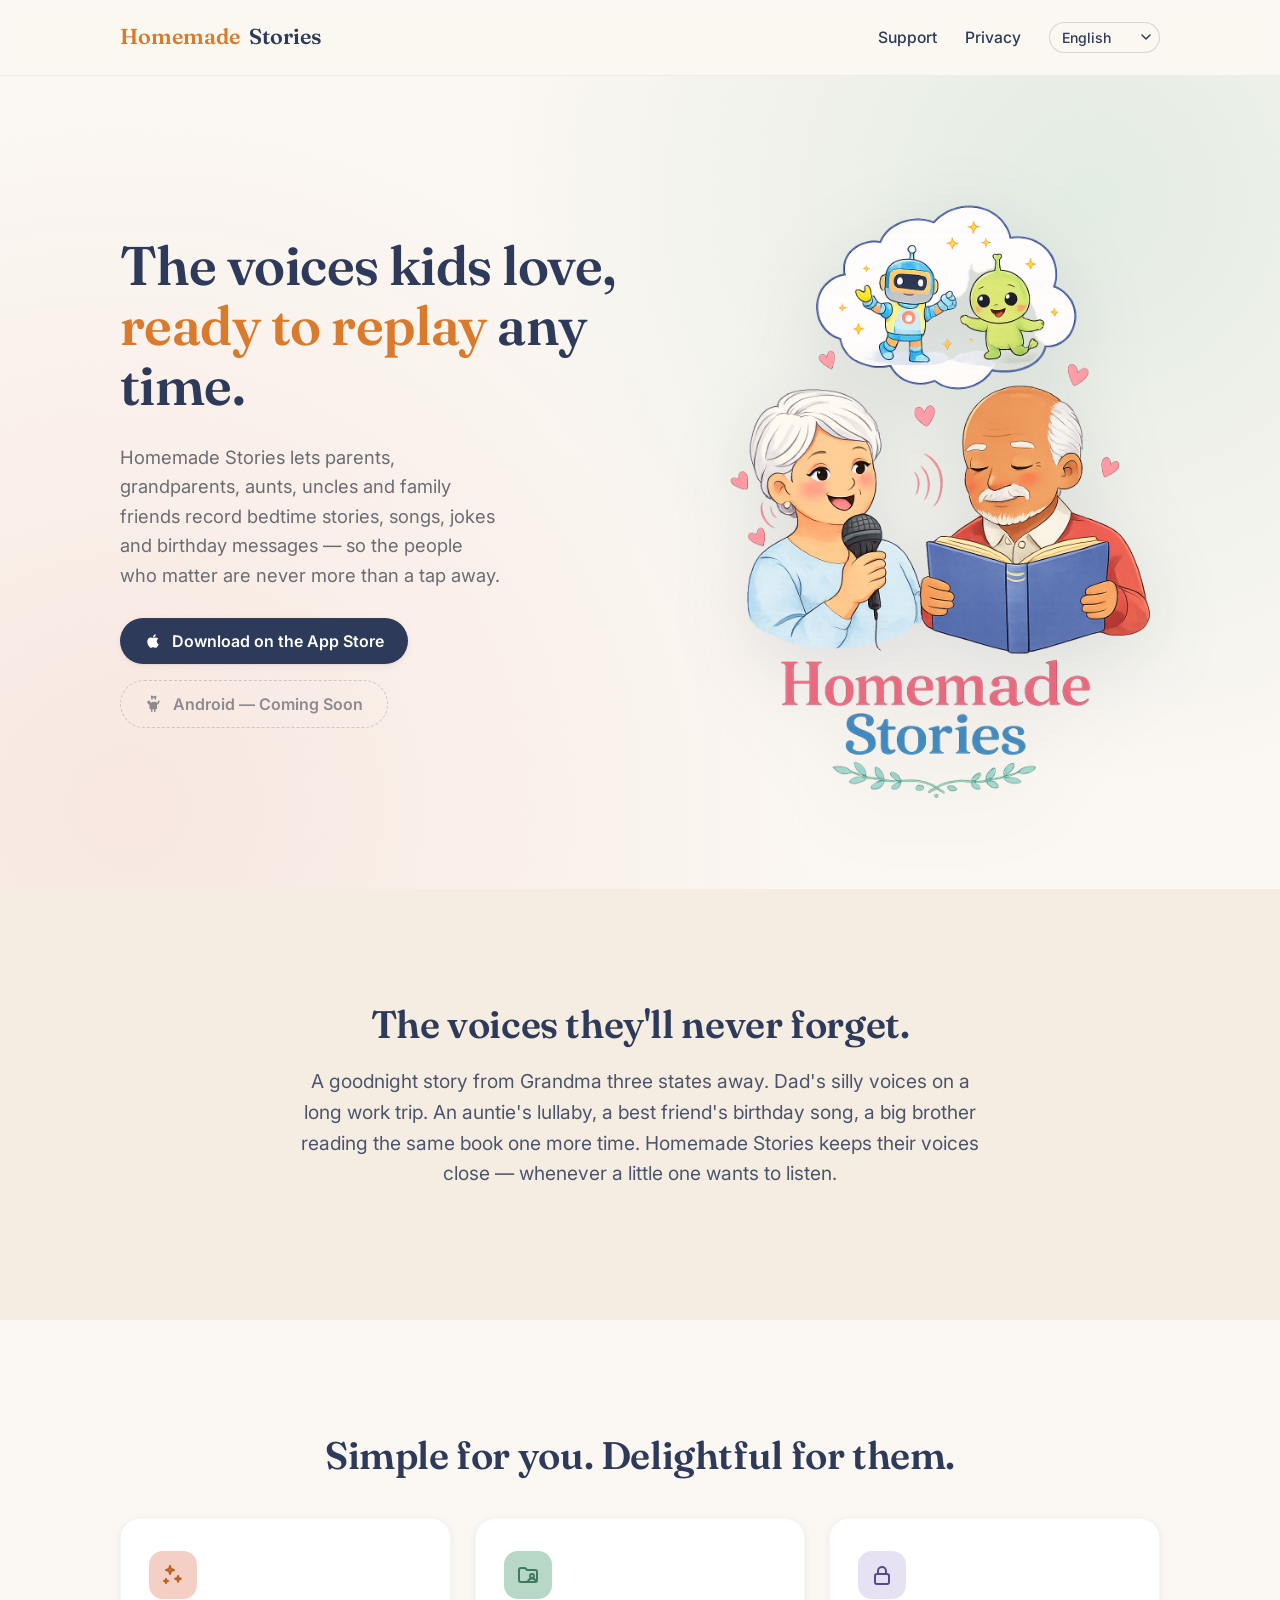
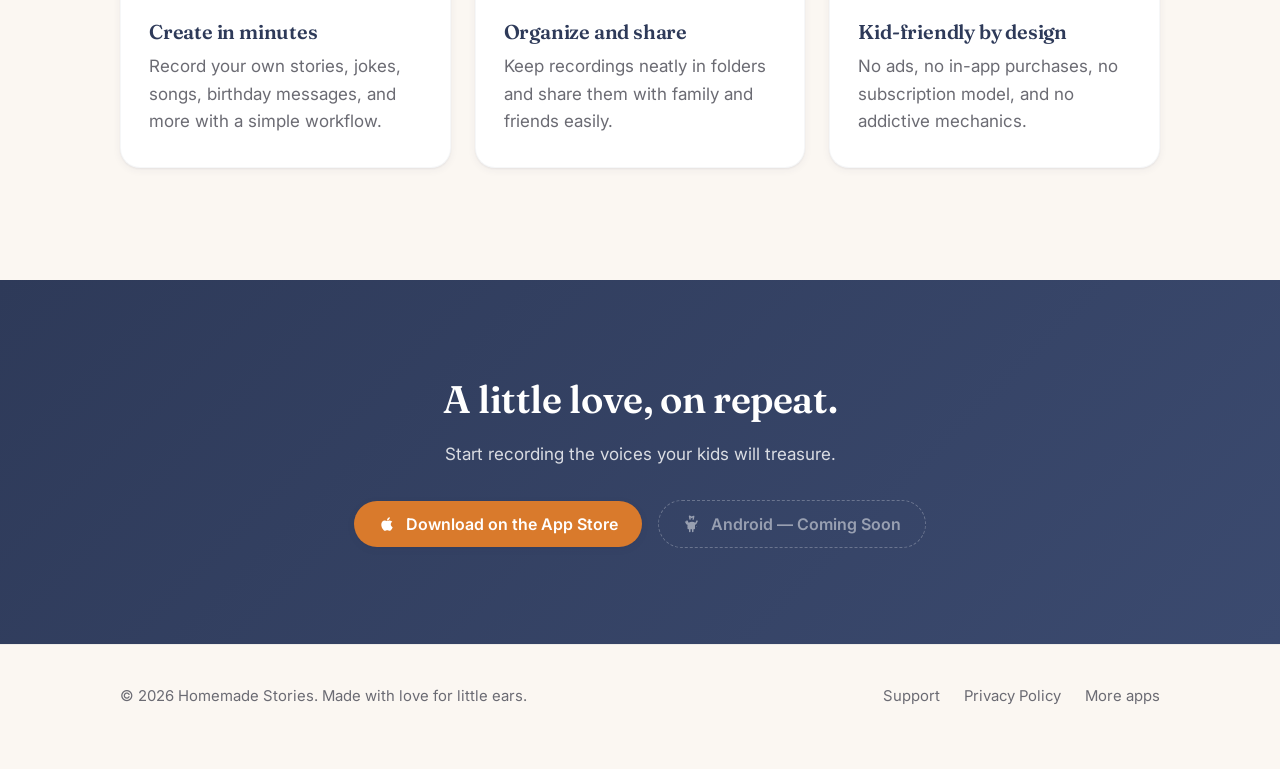
<file: index.html>
<!doctype html>
<html lang="en" dir="ltr" data-page="home">
<head>
  <meta charset="utf-8" />
  <meta name="viewport" content="width=device-width, initial-scale=1" />
  <title>Homemade Stories — Stories & songs recorded by the people kids love</title>
  <meta name="description" content="An iOS app for recording bedtime stories, songs, jokes and birthday messages that kids can replay from family and friends. Kid-friendly. No ads. No subscriptions." />
  <meta name="theme-color" content="#FBF7F2" />
  <meta property="og:title" content="Homemade Stories" />
  <meta property="og:description" content="Bedtime stories, birthday songs, and silly voices — recorded by the people your kids love most." />
  <meta property="og:type" content="website" />
  <meta property="og:image" content="assets/logo.png" />
  <link rel="icon" href="assets/logo.png" type="image/png" />
  <link rel="preconnect" href="https://fonts.googleapis.com" />
  <link rel="preconnect" href="https://fonts.gstatic.com" crossorigin />
  <link rel="stylesheet" href="https://fonts.googleapis.com/css2?family=Fraunces:opsz,wght@9..144,500;9..144,600;9..144,700&family=Inter:wght@400;500;600&display=swap" />
  <link rel="stylesheet" href="styles.css?v=3" />
</head>
<body>
  <header class="site-header">
    <div class="container">
      <a href="index.html" class="brand" aria-label="Homemade Stories home">
        <span class="brand-orange">Homemade</span><span>&nbsp;Stories</span>
      </a>
      <nav class="nav" aria-label="Primary">
        <a href="support.html" data-i18n="nav.support">Support</a>
        <a href="privacy.html" data-i18n="nav.privacy">Privacy</a>
        <label class="sr-only" for="langSwitcherHeader" data-i18n="nav.lang_label">Choose language</label>
        <select class="lang-switcher" id="langSwitcherHeader" aria-label="Choose language"></select>
      </nav>
    </div>
  </header>

  <main>
    <section class="hero">
      <div class="container">
        <div class="hero-copy">
          <h1 data-i18n-html="home.hero.h1_html">The voices kids love, <span class="accent">ready to replay</span> any time.</h1>
          <p class="lead" data-i18n="home.hero.lead">Homemade Stories lets parents, grandparents, aunts, uncles and family friends record bedtime stories, songs, jokes and birthday messages — so the people who matter are never more than a tap away.</p>
          <div class="cta-row">
            <a class="btn btn-primary" href="https://apps.apple.com/ie/app/homemade-stories/id6762309416"
               data-i18n-aria="cta.app_store_aria"
               aria-label="Download Homemade Stories on the App Store">
              <svg class="apple-icon" viewBox="0 0 24 24" aria-hidden="true">
                <path d="M17.05 20.28c-.98.95-2.05.8-3.08.35-1.09-.46-2.09-.48-3.24 0-1.44.62-2.2.44-3.06-.35C2.79 15.25 3.51 7.59 9.05 7.31c1.35.07 2.29.74 3.08.8 1.18-.24 2.31-.93 3.57-.84 1.51.12 2.65.72 3.4 1.8-3.12 1.87-2.38 5.98.48 7.13-.57 1.5-1.31 2.99-2.54 4.09ZM12.03 7.25c-.15-2.23 1.66-4.07 3.74-4.25.29 2.58-2.34 4.5-3.74 4.25Z"/>
              </svg>
              <span data-i18n="cta.app_store">Download on the App Store</span>
            </a>
            <span class="btn btn-android-soon" aria-label="Android app coming soon">
              <svg class="apple-icon" viewBox="0 0 24 24" aria-hidden="true" fill="currentColor">
                <path d="M17.523 15.341a.5.5 0 1 0 1 0 .5.5 0 0 0-1 0m-12 0a.5.5 0 1 0 1 0 .5.5 0 0 0-1 0M2.394 8.575l1.768 3.533A2 2 0 0 0 6 13.118V18a1 1 0 0 0 1 1h1v3a1 1 0 0 0 2 0v-3h2v3a1 1 0 0 0 2 0v-3h1a1 1 0 0 0 1-1v-4.882a2 2 0 0 0 1.838-1.01l1.768-3.533a1 1 0 0 0-1.789-.895l-1.4 2.8A8 8 0 0 0 12 9a8 8 0 0 0-4.417 1.48l-1.4-2.8a1 1 0 0 0-1.789.895M8.5 5.5a1 1 0 0 0 1.936-.5L9.75 3.25l1.543.772a1 1 0 0 0 .894-1.789l-3-1.5A1 1 0 0 0 7.81 2.07L8.5 5.5m6 0 .69-3.43a1 1 0 0 0-1.376-1.137l-3 1.5a1 1 0 0 0 .894 1.789l1.543-.772-.686 2.086A1 1 0 0 0 14.5 5.5"/>
              </svg>
              <span data-i18n="cta.android_soon">Android — Coming Soon</span>
            </span>
          </div>
        </div>
        <div class="hero-art">
          <img src="assets/logo.png"
               alt="Homemade Stories — illustration of a grandmother with a microphone and a grandfather reading a storybook, with a dreamy cloud of an alien and astronaut puppy above them."
               onerror="this.outerHTML='<div class=&quot;logo-fallback&quot;>Drop your logo image at assets/logo.png</div>';" />
        </div>
      </div>
    </section>

    <section class="emphasis">
      <div class="container">
        <h2 data-i18n="home.emphasis.h2">The voices they'll never forget.</h2>
        <p class="lead" data-i18n="home.emphasis.lead">A goodnight story from Grandma three states away. Dad's silly voices on a long work trip. An auntie's lullaby, a best friend's birthday song, a big brother reading the same book one more time. Homemade Stories keeps their voices close — whenever a little one wants to listen.</p>
      </div>
    </section>

    <section class="features" id="features">
      <div class="container">
        <h2 style="text-align:center;" data-i18n="home.features.h2">Simple for you. Delightful for them.</h2>
        <div class="features-grid">
          <article class="feature-card">
            <div class="feature-icon" aria-hidden="true">
              <svg viewBox="0 0 24 24" fill="none" stroke="currentColor" stroke-width="2" stroke-linecap="round" stroke-linejoin="round">
                <path d="M9 3l1 3 3 1-3 1-1 3-1-3-3-1 3-1 1-3z"/>
                <path d="M17 13l.7 2.1 2.1.7-2.1.7L17 18.6l-.7-2.1-2.1-.7 2.1-.7L17 13z"/>
                <path d="M5 16l.5 1.5L7 18l-1.5.5L5 20l-.5-1.5L3 18l1.5-.5L5 16z"/>
              </svg>
            </div>
            <h3 data-i18n="home.features.f1_title">Create in minutes</h3>
            <p data-i18n="home.features.f1_body">Record your own stories, jokes, songs, birthday messages, and more with a simple workflow.</p>
          </article>
          <article class="feature-card">
            <div class="feature-icon" aria-hidden="true">
              <svg viewBox="0 0 24 24" fill="none" stroke="currentColor" stroke-width="2" stroke-linecap="round" stroke-linejoin="round">
                <path d="M3 7a2 2 0 0 1 2-2h4l2 2h8a2 2 0 0 1 2 2v8a2 2 0 0 1-2 2H5a2 2 0 0 1-2-2V7z"/>
                <circle cx="16" cy="13" r="2"/>
                <path d="M12 18c.8-1.5 2.3-2.5 4-2.5s3.2 1 4 2.5"/>
              </svg>
            </div>
            <h3 data-i18n="home.features.f2_title">Organize and share</h3>
            <p data-i18n="home.features.f2_body">Keep recordings neatly in folders and share them with family and friends easily.</p>
          </article>
          <article class="feature-card">
            <div class="feature-icon" aria-hidden="true">
              <svg viewBox="0 0 24 24" fill="none" stroke="currentColor" stroke-width="2" stroke-linecap="round" stroke-linejoin="round">
                <rect x="5" y="11" width="14" height="10" rx="2"/>
                <path d="M8 11V8a4 4 0 0 1 8 0v3"/>
              </svg>
            </div>
            <h3 data-i18n="home.features.f3_title">Kid-friendly by design</h3>
            <p data-i18n="home.features.f3_body">No ads, no in-app purchases, no subscription model, and no addictive mechanics.</p>
          </article>
        </div>
      </div>
    </section>

    <section class="cta-band">
      <div class="container">
        <h2 data-i18n="home.cta_band.h2">A little love, on repeat.</h2>
        <p data-i18n="home.cta_band.body">Start recording the voices your kids will treasure.</p>
        <div class="cta-row" style="justify-content:center;">
          <a class="btn btn-primary" href="https://apps.apple.com/ie/app/homemade-stories/id6762309416"
             data-i18n-aria="cta.app_store_aria"
             aria-label="Download Homemade Stories on the App Store">
            <svg class="apple-icon" viewBox="0 0 24 24" aria-hidden="true">
              <path d="M17.05 20.28c-.98.95-2.05.8-3.08.35-1.09-.46-2.09-.48-3.24 0-1.44.62-2.2.44-3.06-.35C2.79 15.25 3.51 7.59 9.05 7.31c1.35.07 2.29.74 3.08.8 1.18-.24 2.31-.93 3.57-.84 1.51.12 2.65.72 3.4 1.8-3.12 1.87-2.38 5.98.48 7.13-.57 1.5-1.31 2.99-2.54 4.09ZM12.03 7.25c-.15-2.23 1.66-4.07 3.74-4.25.29 2.58-2.34 4.5-3.74 4.25Z"/>
            </svg>
            <span data-i18n="cta.app_store">Download on the App Store</span>
          </a>
          <span class="btn btn-android-soon btn-android-soon--dark" aria-label="Android app coming soon">
            <svg class="apple-icon" viewBox="0 0 24 24" aria-hidden="true" fill="currentColor">
              <path d="M17.523 15.341a.5.5 0 1 0 1 0 .5.5 0 0 0-1 0m-12 0a.5.5 0 1 0 1 0 .5.5 0 0 0-1 0M2.394 8.575l1.768 3.533A2 2 0 0 0 6 13.118V18a1 1 0 0 0 1 1h1v3a1 1 0 0 0 2 0v-3h2v3a1 1 0 0 0 2 0v-3h1a1 1 0 0 0 1-1v-4.882a2 2 0 0 0 1.838-1.01l1.768-3.533a1 1 0 0 0-1.789-.895l-1.4 2.8A8 8 0 0 0 12 9a8 8 0 0 0-4.417 1.48l-1.4-2.8a1 1 0 0 0-1.789.895M8.5 5.5a1 1 0 0 0 1.936-.5L9.75 3.25l1.543.772a1 1 0 0 0 .894-1.789l-3-1.5A1 1 0 0 0 7.81 2.07L8.5 5.5m6 0 .69-3.43a1 1 0 0 0-1.376-1.137l-3 1.5a1 1 0 0 0 .894 1.789l1.543-.772-.686 2.086A1 1 0 0 0 14.5 5.5"/>
            </svg>
            <span data-i18n="cta.android_soon">Android — Coming Soon</span>
          </span>
        </div>
      </div>
    </section>
  </main>

  <footer class="site-footer">
    <div class="container">
      <div data-i18n="footer.copyright">© 2026 Homemade Stories. Made with love for little ears.</div>
      <nav aria-label="Footer">
        <a href="support.html" data-i18n="footer.support">Support</a>
        <a href="privacy.html" data-i18n="footer.privacy">Privacy Policy</a>
        <a href="https://homemade-apps.com" data-i18n="footer.more_apps">More apps</a>
      </nav>
    </div>
  </footer>

  <script src="translations.js"></script>
  <script src="lang.js"></script>
</body>
</html>
</file>
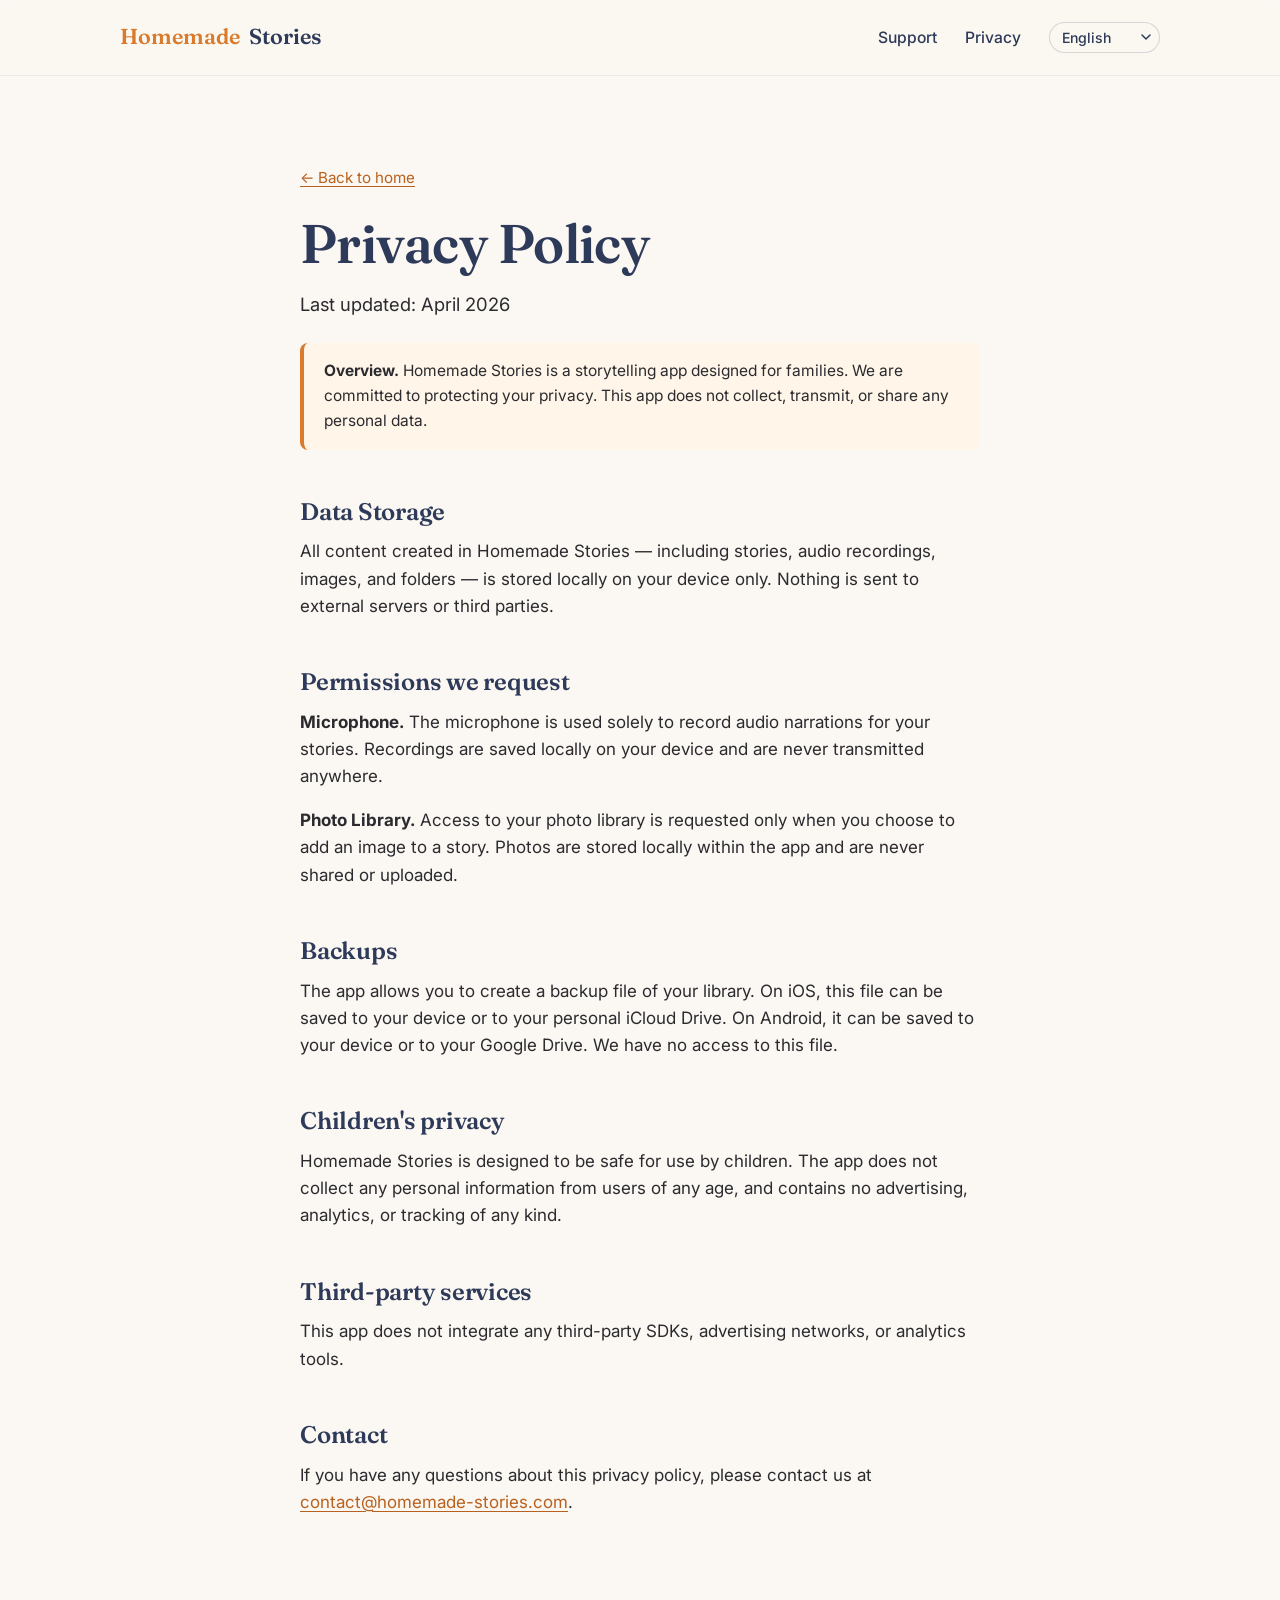
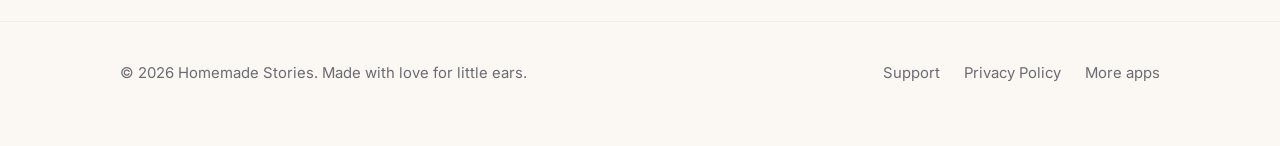
<file: privacy.html>
<!doctype html>
<html lang="en" dir="ltr" data-page="privacy">
<head>
  <meta charset="utf-8" />
  <meta name="viewport" content="width=device-width, initial-scale=1" />
  <title>Privacy Policy — Homemade Stories</title>
  <meta name="description" content="How Homemade Stories handles your data and protects children's privacy." />
  <meta name="theme-color" content="#FBF7F2" />
  <link rel="icon" href="assets/logo.png" type="image/png" />
  <link rel="preconnect" href="https://fonts.googleapis.com" />
  <link rel="preconnect" href="https://fonts.gstatic.com" crossorigin />
  <link rel="stylesheet" href="https://fonts.googleapis.com/css2?family=Fraunces:opsz,wght@9..144,500;9..144,600;9..144,700&family=Inter:wght@400;500;600&display=swap" />
  <link rel="stylesheet" href="styles.css?v=3" />
</head>
<body>
  <header class="site-header">
    <div class="container">
      <a href="index.html" class="brand" aria-label="Homemade Stories home">
        <span class="brand-orange">Homemade</span><span>&nbsp;Stories</span>
      </a>
      <nav class="nav" aria-label="Primary">
        <a href="support.html" data-i18n="nav.support">Support</a>
        <a href="privacy.html" aria-current="page" data-i18n="nav.privacy">Privacy</a>
        <label class="sr-only" for="langSwitcherHeader" data-i18n="nav.lang_label">Choose language</label>
        <select class="lang-switcher" id="langSwitcherHeader" aria-label="Choose language"></select>
      </nav>
    </div>
  </header>

  <main class="page">
    <div class="container">
      <a class="back-link" href="index.html" data-i18n="privacy.back">← Back to home</a>
      <h1 data-i18n="privacy.h1">Privacy Policy</h1>
      <p class="lead" data-i18n="privacy.last_updated">Last updated: April 2026</p>

      <div class="notice" data-i18n-html="privacy.overview_html"><strong>Overview.</strong> Homemade Stories is a storytelling app designed for families. We are committed to protecting your privacy. This app does not collect, transmit, or share any personal data.</div>

      <h2 data-i18n="privacy.data_h2">Data Storage</h2>
      <p data-i18n="privacy.data_body">All content created in Homemade Stories — including stories, audio recordings, images, and folders — is stored locally on your device only. Nothing is sent to external servers or third parties.</p>

      <h2 data-i18n="privacy.perms_h2">Permissions we request</h2>
      <p data-i18n-html="privacy.mic_html"><strong>Microphone.</strong> The microphone is used solely to record audio narrations for your stories. Recordings are saved locally on your device and are never transmitted anywhere.</p>
      <p data-i18n-html="privacy.photo_html"><strong>Photo Library.</strong> Access to your photo library is requested only when you choose to add an image to a story. Photos are stored locally within the app and are never shared or uploaded.</p>

      <h2 data-i18n="privacy.backups_h2">Backups</h2>
      <p data-i18n="privacy.backups_body">The app allows you to create a backup file of your library. On iOS, this file can be saved to your device or to your personal iCloud Drive. On Android, it can be saved to your device or to your Google Drive. We have no access to this file.</p>

      <h2 data-i18n="privacy.children_h2">Children's privacy</h2>
      <p data-i18n="privacy.children_body">Homemade Stories is designed to be safe for use by children. The app does not collect any personal information from users of any age, and contains no advertising, analytics, or tracking of any kind.</p>

      <h2 data-i18n="privacy.thirdparty_h2">Third-party services</h2>
      <p data-i18n="privacy.thirdparty_body">This app does not integrate any third-party SDKs, advertising networks, or analytics tools.</p>

      <h2 data-i18n="privacy.contact_h2">Contact</h2>
      <p data-i18n-html="privacy.contact_html">If you have any questions about this privacy policy, please contact us at <a href="mailto:contact@homemade-stories.com">contact@homemade-stories.com</a>.</p>
    </div>
  </main>

  <footer class="site-footer">
    <div class="container">
      <div data-i18n="footer.copyright">© 2026 Homemade Stories. Made with love for little ears.</div>
      <nav aria-label="Footer">
        <a href="support.html" data-i18n="footer.support">Support</a>
        <a href="privacy.html" data-i18n="footer.privacy">Privacy Policy</a>
        <a href="https://homemade-apps.com" data-i18n="footer.more_apps">More apps</a>
      </nav>
    </div>
  </footer>

  <script src="translations.js"></script>
  <script src="lang.js"></script>
</body>
</html>
</file>
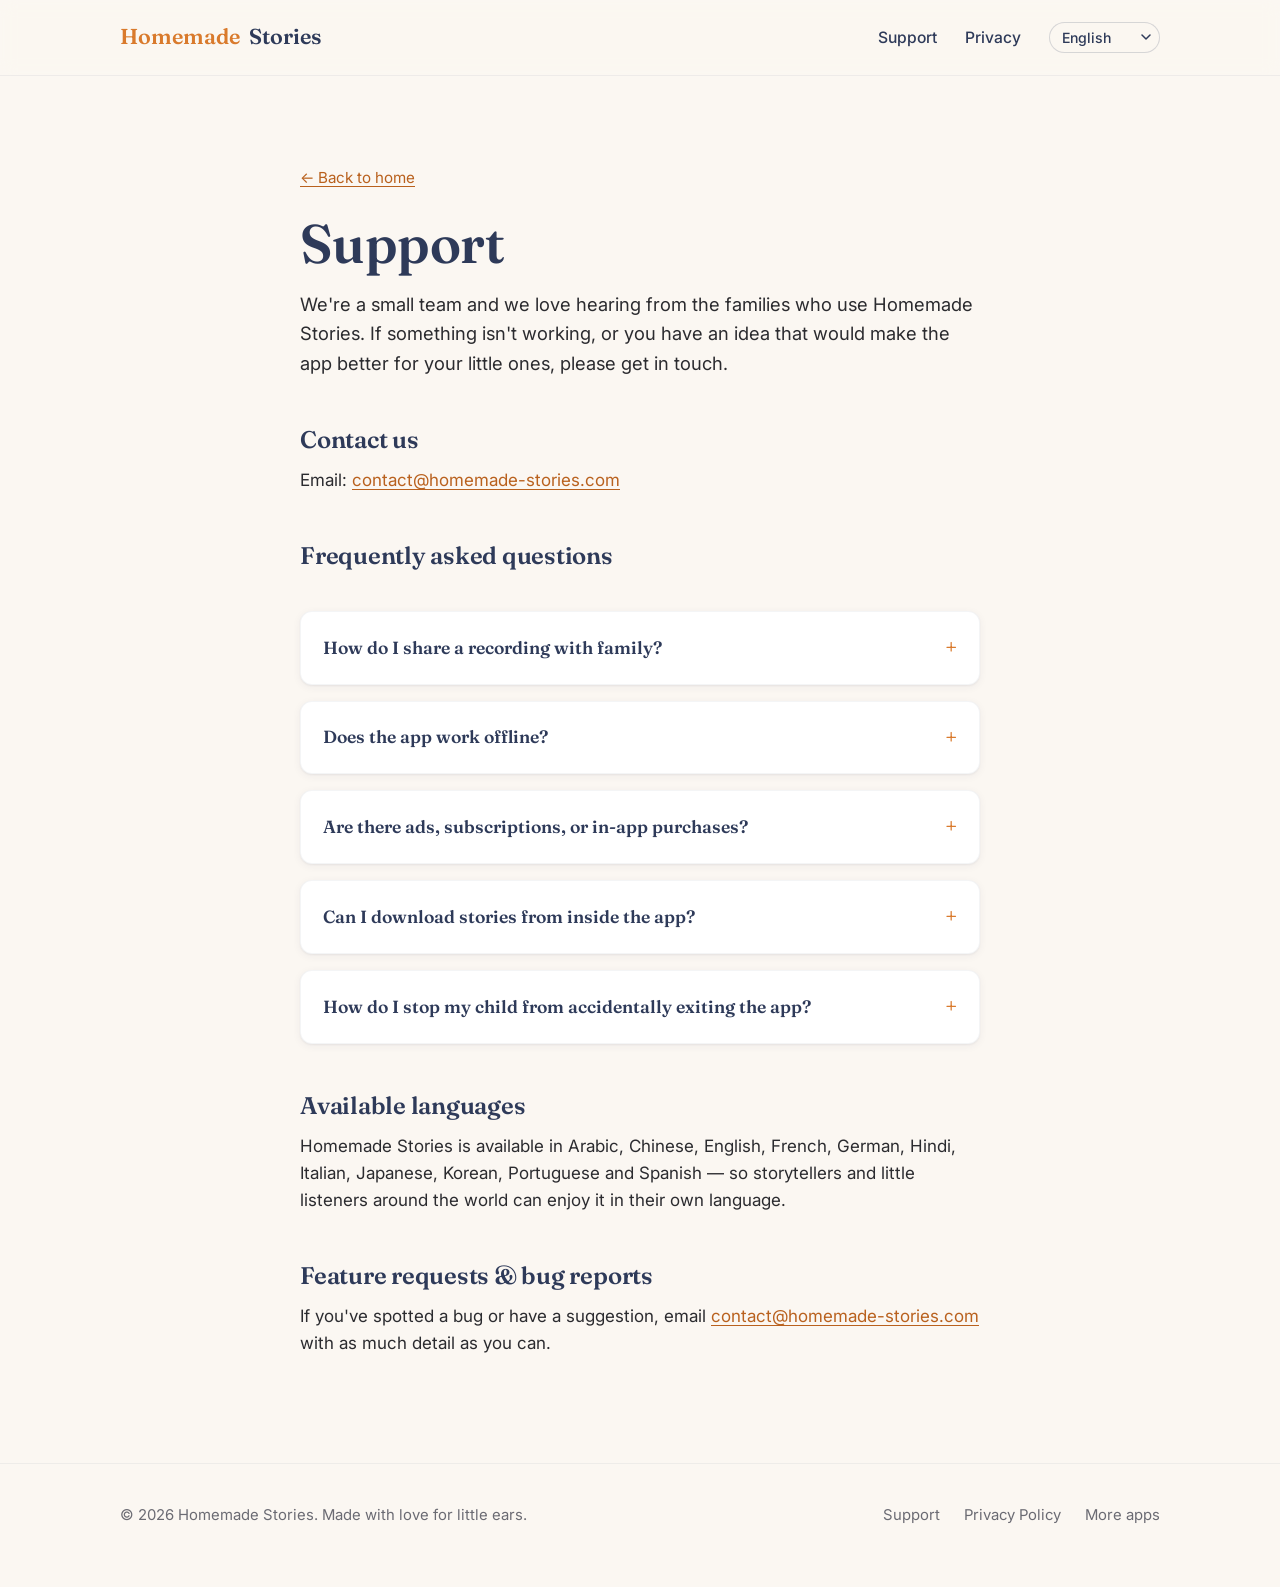
<file: support.html>
<!doctype html>
<html lang="en" dir="ltr" data-page="support">
<head>
  <meta charset="utf-8" />
  <meta name="viewport" content="width=device-width, initial-scale=1" />
  <title>Support — Homemade Stories</title>
  <meta name="description" content="Get help with Homemade Stories. Contact us and find answers to common questions about recording, sharing and managing your stories." />
  <meta name="theme-color" content="#FBF7F2" />
  <link rel="icon" href="assets/logo.png" type="image/png" />
  <link rel="preconnect" href="https://fonts.googleapis.com" />
  <link rel="preconnect" href="https://fonts.gstatic.com" crossorigin />
  <link rel="stylesheet" href="https://fonts.googleapis.com/css2?family=Fraunces:opsz,wght@9..144,500;9..144,600;9..144,700&family=Inter:wght@400;500;600&display=swap" />
  <link rel="stylesheet" href="styles.css?v=3" />
</head>
<body>
  <header class="site-header">
    <div class="container">
      <a href="index.html" class="brand" aria-label="Homemade Stories home">
        <span class="brand-orange">Homemade</span><span>&nbsp;Stories</span>
      </a>
      <nav class="nav" aria-label="Primary">
        <a href="support.html" aria-current="page" data-i18n="nav.support">Support</a>
        <a href="privacy.html" data-i18n="nav.privacy">Privacy</a>
        <label class="sr-only" for="langSwitcherHeader" data-i18n="nav.lang_label">Choose language</label>
        <select class="lang-switcher" id="langSwitcherHeader" aria-label="Choose language"></select>
      </nav>
    </div>
  </header>

  <main class="page">
    <div class="container">
      <a class="back-link" href="index.html" data-i18n="support.back">← Back to home</a>
      <h1 data-i18n="support.h1">Support</h1>
      <p class="lead" data-i18n="support.lead">We're a small team and we love hearing from the families who use Homemade Stories. If something isn't working, or you have an idea that would make the app better for your little ones, please get in touch.</p>

      <h2 data-i18n="support.contact_h2">Contact us</h2>
      <p><span data-i18n="support.email_label">Email:</span> <a href="mailto:contact@homemade-stories.com">contact@homemade-stories.com</a></p>

      <h2 data-i18n="support.faq_h2">Frequently asked questions</h2>
      <div class="faq">
        <details>
          <summary data-i18n="support.faq1_q">How do I share a recording with family?</summary>
          <p data-i18n="support.faq1_a">In Admin mode, open a story and tap the share button to send a single recording. To share several at once, use the Backup button to export a .zip file containing all the selected recordings and their images. If your family or friends also have Homemade Stories installed, they can open the .zip file directly in the app and it will be added to their library.</p>
        </details>
        <details>
          <summary data-i18n="support.faq2_q">Does the app work offline?</summary>
          <p data-i18n="support.faq2_a">Yes. Recordings are saved locally on your device, so kids can listen anywhere — on a plane, in the car, or tucked up at bedtime — without needing an internet connection.</p>
        </details>
        <details>
          <summary data-i18n="support.faq3_q">Are there ads, subscriptions, or in-app purchases?</summary>
          <p data-i18n="support.faq3_a">No. Homemade Stories is a one-time purchase with no ads, no subscriptions, and no in-app purchases. We wanted a children's app that parents could hand over without worrying.</p>
        </details>
        <details>
          <summary data-i18n="support.faq4_q">Can I download stories from inside the app?</summary>
          <p data-i18n="support.faq4_a">No. Stories cannot be downloaded from a catalogue inside the app — Homemade Stories is designed for stories recorded by you, or imported from friends and family. The app comes with 2 sample stories in English to get you started, and these can be edited or deleted at any time.</p>
        </details>
        <details>
          <summary data-i18n="support.faq5_q">How do I stop my child from accidentally exiting the app?</summary>
          <p data-i18n="support.faq5_a">We recommend turning on iOS Guided Access, which locks the device to a single app until you enter a passcode. It's perfect for handing your phone or iPad to a young child without worrying that they'll wander into other apps, settings, messages or the App Store. To enable it: open Settings → Accessibility → Guided Access, turn it on and set a passcode. Then, in Homemade Stories, triple-click the side (or home) button to start a Guided Access session. Triple-click again and enter your passcode to exit.</p>
        </details>
      </div>

      <h2 data-i18n="support.languages_h2">Available languages</h2>
      <p data-i18n="support.languages_body">Homemade Stories is available in Arabic, Chinese, English, French, German, Hindi, Italian, Japanese, Korean, Portuguese and Spanish — so storytellers and little listeners around the world can enjoy it in their own language.</p>

      <h2 data-i18n="support.bugs_h2">Feature requests &amp; bug reports</h2>
      <p data-i18n-html="support.bugs_body_html">If you've spotted a bug or have a suggestion, email <a href="mailto:contact@homemade-stories.com">contact@homemade-stories.com</a> with as much detail as you can.</p>
    </div>
  </main>

  <footer class="site-footer">
    <div class="container">
      <div data-i18n="footer.copyright">© 2026 Homemade Stories. Made with love for little ears.</div>
      <nav aria-label="Footer">
        <a href="support.html" data-i18n="footer.support">Support</a>
        <a href="privacy.html" data-i18n="footer.privacy">Privacy Policy</a>
        <a href="https://homemade-apps.com" data-i18n="footer.more_apps">More apps</a>
      </nav>
    </div>
  </footer>

  <script src="translations.js"></script>
  <script src="lang.js"></script>
</body>
</html>
</file>
<file: styles.css>
/* Homemade Stories — shared styles */

:root {
  --orange: #D97A2C;
  --orange-dark: #B9611E;
  --navy: #2E3A59;
  --blush: #F4CFC6;
  --mint: #B7D8C6;
  --cream: #FBF7F2;
  --cream-warm: #F5EDE1;
  --ink: #2B2B2F;
  --muted: #6B6B73;
  --card: #FFFFFF;
  --shadow-sm: 0 1px 2px rgba(46, 58, 89, 0.06), 0 2px 8px rgba(46, 58, 89, 0.06);
  --shadow-md: 0 4px 12px rgba(46, 58, 89, 0.08), 0 12px 32px rgba(46, 58, 89, 0.08);
  --radius-sm: 12px;
  --radius-md: 20px;
  --radius-lg: 32px;
  --max-width: 1120px;
  --gutter: clamp(20px, 5vw, 40px);
}

*, *::before, *::after { box-sizing: border-box; }

html { scroll-behavior: smooth; }

body {
  margin: 0;
  font-family: 'Inter', -apple-system, BlinkMacSystemFont, 'Segoe UI', Roboto, sans-serif;
  font-size: 17px;
  line-height: 1.6;
  color: var(--ink);
  background: var(--cream);
  -webkit-font-smoothing: antialiased;
  -moz-osx-font-smoothing: grayscale;
}

img { max-width: 100%; height: auto; display: block; }

h1, h2, h3 {
  font-family: 'Fraunces', 'Playfair Display', Georgia, serif;
  color: var(--navy);
  font-weight: 600;
  letter-spacing: -0.01em;
  margin: 0 0 0.5em;
}

h1 { font-size: clamp(2.1rem, 4.6vw, 3.4rem); line-height: 1.1; }
h2 { font-size: clamp(1.7rem, 3.2vw, 2.4rem); line-height: 1.2; }
h3 { font-size: 1.25rem; line-height: 1.3; }

p { margin: 0 0 1em; color: var(--ink); }
p.lead { font-size: 1.15rem; color: var(--muted); }

a {
  color: var(--orange-dark);
  text-decoration: none;
  transition: color 0.15s ease;
}
a:hover { color: var(--orange); }

:focus-visible {
  outline: 3px solid var(--orange);
  outline-offset: 3px;
  border-radius: 4px;
}

/* Layout helpers */
.container {
  max-width: var(--max-width);
  margin: 0 auto;
  padding: 0 var(--gutter);
}

section { padding: clamp(56px, 9vw, 112px) 0; }

/* Header */
.site-header {
  padding: 20px 0;
  background: var(--cream);
  border-bottom: 1px solid rgba(46, 58, 89, 0.06);
  position: sticky;
  top: 0;
  z-index: 10;
  backdrop-filter: saturate(180%) blur(8px);
  background: rgba(251, 247, 242, 0.88);
}

.site-header .container {
  display: flex;
  align-items: center;
  justify-content: space-between;
  gap: 16px;
  flex-wrap: wrap;
  row-gap: 8px;
}

.brand {
  font-family: 'Fraunces', serif;
  font-size: 1.35rem;
  font-weight: 600;
  color: var(--navy);
  display: flex;
  align-items: baseline;
  gap: 4px;
}
.brand .brand-orange { color: var(--orange); }

.nav {
  display: flex;
  gap: clamp(12px, 3vw, 28px);
  align-items: center;
}
.nav a {
  color: var(--navy);
  font-weight: 500;
  font-size: 0.98rem;
}
.nav a:hover { color: var(--orange); }

/* Hero */
.hero {
  padding-top: clamp(40px, 7vw, 80px);
  padding-bottom: clamp(40px, 7vw, 80px);
  background:
    radial-gradient(circle at 85% 15%, rgba(183, 216, 198, 0.35) 0%, transparent 45%),
    radial-gradient(circle at 10% 90%, rgba(244, 207, 198, 0.4) 0%, transparent 50%),
    var(--cream);
}

.hero .container {
  display: grid;
  grid-template-columns: 1.1fr 0.9fr;
  gap: clamp(32px, 6vw, 72px);
  align-items: center;
}

.hero-copy h1 .accent { color: var(--orange); }
.hero-copy .lead { max-width: 32ch; }

.hero-art {
  position: relative;
}
.hero-art img {
  margin: 0 auto;
  max-width: 440px;
  width: 100%;
  filter: drop-shadow(0 20px 40px rgba(46, 58, 89, 0.12));
}
.hero-art .logo-fallback {
  aspect-ratio: 3 / 4;
  max-width: 440px;
  margin: 0 auto;
  background:
    radial-gradient(circle at 50% 25%, rgba(183, 216, 198, 0.5), transparent 60%),
    linear-gradient(180deg, #fff, var(--cream-warm));
  border-radius: var(--radius-lg);
  display: grid;
  place-items: center;
  color: var(--muted);
  font-family: 'Fraunces', serif;
  font-size: 1.1rem;
  text-align: center;
  padding: 24px;
  box-shadow: var(--shadow-md);
}

.cta-row {
  display: flex;
  flex-wrap: wrap;
  gap: 16px;
  align-items: center;
  margin-top: 28px;
}

/* Buttons */
.btn {
  display: inline-flex;
  align-items: center;
  gap: 10px;
  padding: 14px 24px;
  border-radius: 999px;
  font-weight: 600;
  font-size: 1rem;
  line-height: 1;
  transition: transform 0.15s ease, background 0.15s ease, box-shadow 0.15s ease;
  cursor: pointer;
  border: none;
}
.btn-primary {
  background: var(--navy);
  color: #fff;
  box-shadow: var(--shadow-sm);
}
.btn-primary:hover {
  background: #1f2843;
  color: #fff;
  transform: translateY(-1px);
  box-shadow: var(--shadow-md);
}
.btn-ghost {
  color: var(--navy);
  background: transparent;
  border: 1px solid rgba(46, 58, 89, 0.15);
}
.btn-ghost:hover {
  background: rgba(46, 58, 89, 0.05);
  color: var(--navy);
}

.apple-icon {
  width: 18px;
  height: 18px;
  fill: currentColor;
  flex-shrink: 0;
}

/* Emphasis band */
.emphasis {
  background: var(--cream-warm);
  text-align: center;
}
.emphasis .container { max-width: 760px; }
.emphasis p.lead {
  font-size: 1.2rem;
  color: var(--navy);
  opacity: 0.85;
}

/* Feature grid */
.features {
  background: var(--cream);
}
.features-grid {
  display: grid;
  grid-template-columns: repeat(auto-fit, minmax(260px, 1fr));
  gap: 24px;
  margin-top: 40px;
}
.feature-card {
  background: var(--card);
  padding: 32px 28px;
  border-radius: var(--radius-md);
  box-shadow: var(--shadow-sm);
  border: 1px solid rgba(46, 58, 89, 0.04);
  transition: transform 0.2s ease, box-shadow 0.2s ease;
}
.feature-card:hover {
  transform: translateY(-2px);
  box-shadow: var(--shadow-md);
}
.feature-icon {
  width: 48px;
  height: 48px;
  border-radius: 14px;
  background: var(--blush);
  display: grid;
  place-items: center;
  margin-bottom: 20px;
  color: var(--orange-dark);
}
.feature-card:nth-child(2) .feature-icon { background: var(--mint); color: #3e7a60; }
.feature-card:nth-child(3) .feature-icon { background: #E6E1F3; color: #5A4A8A; }
.feature-icon svg { width: 24px; height: 24px; }
.feature-card h3 { margin-bottom: 8px; }
.feature-card p { color: var(--muted); margin: 0; }

/* Closing CTA */
.cta-band {
  background: linear-gradient(135deg, var(--navy) 0%, #3B4A6F 100%);
  color: #fff;
  text-align: center;
  padding: clamp(56px, 8vw, 96px) 0;
}
.cta-band h2 { color: #fff; }
.cta-band p { color: rgba(255, 255, 255, 0.82); max-width: 520px; margin: 0 auto 32px; }
.cta-band .btn-primary {
  background: var(--orange);
}
.cta-band .btn-primary:hover {
  background: var(--orange-dark);
}

/* Android coming-soon pill */
.btn-android-soon {
  display: inline-flex;
  align-items: center;
  gap: 10px;
  padding: 14px 24px;
  border-radius: 999px;
  font-weight: 600;
  font-size: 1rem;
  line-height: 1;
  cursor: default;
  border: 1.5px dashed rgba(46, 58, 89, 0.28);
  background: transparent;
  color: var(--muted);
  opacity: 0.75;
  user-select: none;
}
/* On the dark CTA band, lighten the pill */
.btn-android-soon--dark {
  border-color: rgba(255, 255, 255, 0.35);
  color: rgba(255, 255, 255, 0.65);
}

/* Footer */
.site-footer {
  padding: 40px 0 60px;
  background: var(--cream);
  border-top: 1px solid rgba(46, 58, 89, 0.06);
  color: var(--muted);
  font-size: 0.93rem;
}
.site-footer .container {
  display: flex;
  flex-wrap: wrap;
  gap: 16px 28px;
  align-items: center;
  justify-content: space-between;
}
.site-footer nav {
  display: flex;
  gap: 24px;
  flex-wrap: wrap;
}
.site-footer a { color: var(--muted); }
.site-footer a:hover { color: var(--navy); }

/* Sub-page content (support / privacy) */
.page {
  padding: clamp(48px, 7vw, 88px) 0;
  background: var(--cream);
}
.page .container { max-width: 760px; }
.page h1 { margin-bottom: 16px; }
.page h2 { margin-top: 2em; font-size: 1.5rem; }
.page h3 { margin-top: 1.6em; }
.page p, .page li { color: var(--ink); }
.page a { color: var(--orange-dark); text-decoration: underline; text-underline-offset: 3px; }

.faq {
  margin-top: 40px;
  display: grid;
  gap: 16px;
}
.faq details {
  background: var(--card);
  border-radius: var(--radius-sm);
  padding: 18px 22px;
  box-shadow: var(--shadow-sm);
  border: 1px solid rgba(46, 58, 89, 0.05);
}
.faq summary {
  cursor: pointer;
  font-weight: 600;
  color: var(--navy);
  font-family: 'Fraunces', serif;
  font-size: 1.1rem;
  list-style: none;
  display: flex;
  justify-content: space-between;
  align-items: center;
}
.faq summary::-webkit-details-marker { display: none; }
.faq summary::after {
  content: '+';
  font-size: 1.4rem;
  color: var(--orange);
  transition: transform 0.2s ease;
}
.faq details[open] summary::after { content: '–'; }
.faq details[open] { box-shadow: var(--shadow-md); }
.faq p { margin-top: 12px; color: var(--muted); }

.notice {
  background: #FFF6E9;
  border-left: 4px solid var(--orange);
  padding: 16px 20px;
  border-radius: 8px;
  margin: 24px 0;
  color: var(--ink);
  font-size: 0.97rem;
}

.back-link {
  display: inline-flex;
  align-items: center;
  gap: 6px;
  color: var(--muted);
  font-size: 0.95rem;
  margin-bottom: 24px;
}
.back-link:hover { color: var(--orange); }

/* Responsive */
@media (max-width: 860px) {
  .hero .container {
    grid-template-columns: 1fr;
    text-align: center;
  }
  .hero-copy .lead { margin-left: auto; margin-right: auto; }
  .hero-art { order: -1; }
  .hero-art img, .hero-art .logo-fallback { max-width: 320px; }
  .cta-row { justify-content: center; }
}

@media (max-width: 520px) {
  .brand { font-size: 1.1rem; }
  .nav { gap: 10px; }
  .nav a { font-size: 0.88rem; }
  .lang-switcher { max-width: 110px; }
  .site-footer .container { justify-content: center; text-align: center; }
}

@media (max-width: 560px) {
  .site-header .container {
    justify-content: center;
    text-align: center;
  }
  .brand {
    width: 100%;
    text-align: center;
    font-size: 1.1rem;
  }
  .nav {
    width: 100%;
    justify-content: center;
    gap: 12px;
    flex-wrap: wrap;
  }
  .nav a { font-size: 0.9rem; }
  .lang-switcher {
    max-width: 110px;
    font-size: 0.85rem;
    padding: 4px 8px 4px 24px;
  }
}

@media (prefers-reduced-motion: reduce) {
  *, *::before, *::after {
    animation-duration: 0.001ms !important;
    transition-duration: 0.001ms !important;
    scroll-behavior: auto !important;
  }
}

/* Screen-reader only */
.sr-only {
  position: absolute;
  width: 1px;
  height: 1px;
  padding: 0;
  margin: -1px;
  overflow: hidden;
  clip: rect(0,0,0,0);
  white-space: nowrap;
  border: 0;
}

/* Language switcher */
.lang-switcher {
  appearance: none;
  -webkit-appearance: none;
  background: transparent url("data:image/svg+xml,%3Csvg xmlns='http://www.w3.org/2000/svg' width='10' height='6' viewBox='0 0 10 6'%3E%3Cpath d='M1 1l4 4 4-4' stroke='%232E3A59' stroke-width='1.5' fill='none' stroke-linecap='round' stroke-linejoin='round'/%3E%3C/svg%3E") no-repeat right 8px center;
  border: 1px solid rgba(46, 58, 89, 0.18);
  border-radius: 999px;
  padding: 6px 28px 6px 12px;
  font-family: inherit;
  font-size: 0.88rem;
  font-weight: 500;
  color: var(--navy);
  cursor: pointer;
  transition: border-color 0.15s ease, background-color 0.15s ease;
  min-width: 80px;
}
.lang-switcher:hover {
  border-color: rgba(46, 58, 89, 0.35);
  background-color: rgba(46, 58, 89, 0.04);
}
.lang-switcher:focus-visible {
  outline: 3px solid var(--orange);
  outline-offset: 2px;
}
/* Flip dropdown arrow for RTL */
html[dir="rtl"] .lang-switcher {
  background-position: left 8px center;
  padding: 6px 12px 6px 28px;
}

/* RTL layout adjustments */
html[dir="rtl"] .site-header .container,
html[dir="rtl"] .cta-row,
html[dir="rtl"] .nav,
html[dir="rtl"] .site-footer .container,
html[dir="rtl"] .site-footer nav {
  flex-direction: row-reverse;
}
html[dir="rtl"] .hero .container {
  direction: rtl;
}
html[dir="rtl"] .back-link {
  flex-direction: row-reverse;
}
html[dir="rtl"] .faq summary {
  flex-direction: row-reverse;
}
html[dir="rtl"] .feature-card {
  text-align: right;
}
html[dir="rtl"] .emphasis,
html[dir="rtl"] .cta-band {
  direction: rtl;
}
</file>
